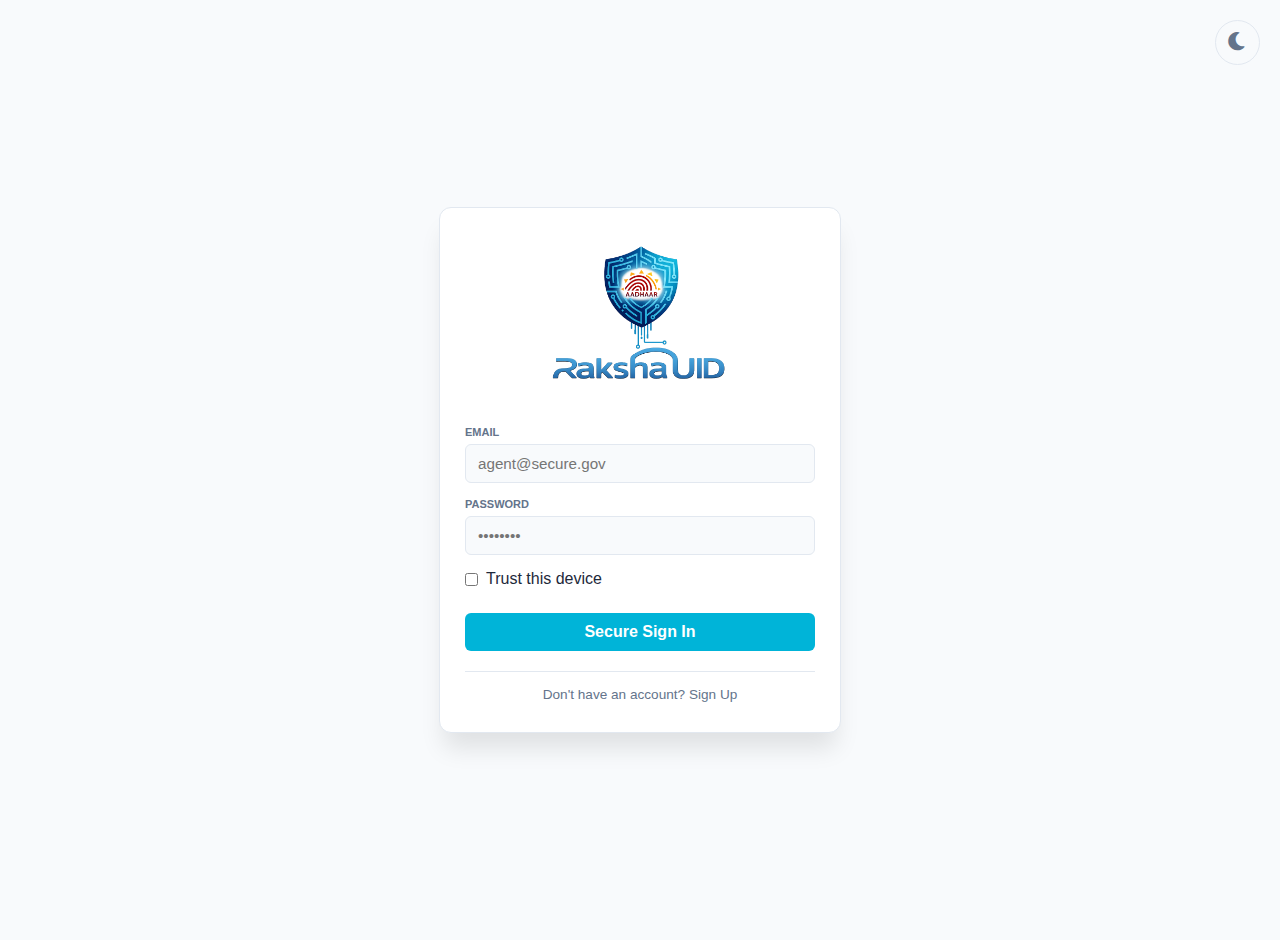
<file: templates/login.html>
<!DOCTYPE html>
<html lang="en">
<head>
    <meta charset="UTF-8">
    <meta name="viewport" content="width=device-width, initial-scale=1.0">
    <title>RakshaUID - Login</title>
    <link rel="stylesheet" href="/static/css/auth.css">
    <link rel="stylesheet" href="https://cdnjs.cloudflare.com/ajax/libs/font-awesome/6.0.0/css/all.min.css">
</head>
<body class="login-body">
    
    <div style="position: absolute; top: 20px; right: 20px;">
        <button id="theme-toggle" class="theme-toggle" title="Switch Theme">
            <i class="fas fa-moon"></i>
        </button>
    </div>

    <div class="login-card">
        <div class="header">
        <img src="/static/images/logo_main.png" alt="Secure Icon" class="auth-icon">
        <img src="/static/images/logo_banner.png" alt="RakshaUID" class="auth-banner">
    </div>

        <form id="login-form">
            <div class="input-group">
                <label for="email">Email</label>
                <input type="email" id="email" name="email" placeholder="agent@secure.gov" required>
            </div>
            <div class="input-group">
                <label for="password">Password</label>
                <input type="password" id="password" name="password" placeholder="••••••••" required>
            </div>
            
            <div style="text-align: left; margin-bottom: 20px; display: flex; align-items: center; gap: 8px;">
                <input type="checkbox" id="remember" name="remember" style="width: auto; margin: 0;">
                <label for="remember" style="margin: 0; cursor: pointer; text-transform: none;">Trust this device</label>
            </div>

            <button type="submit" class="btn-secure">Secure Sign In</button>
        </form>

        <div id="message" class="message hidden"></div>

        <div class="footer">
            <a href="/signup">Don't have an account? Sign Up</a>
        </div>
    </div>

    <script src="/static/js/script.js"></script>
</body>
</html>
</file>
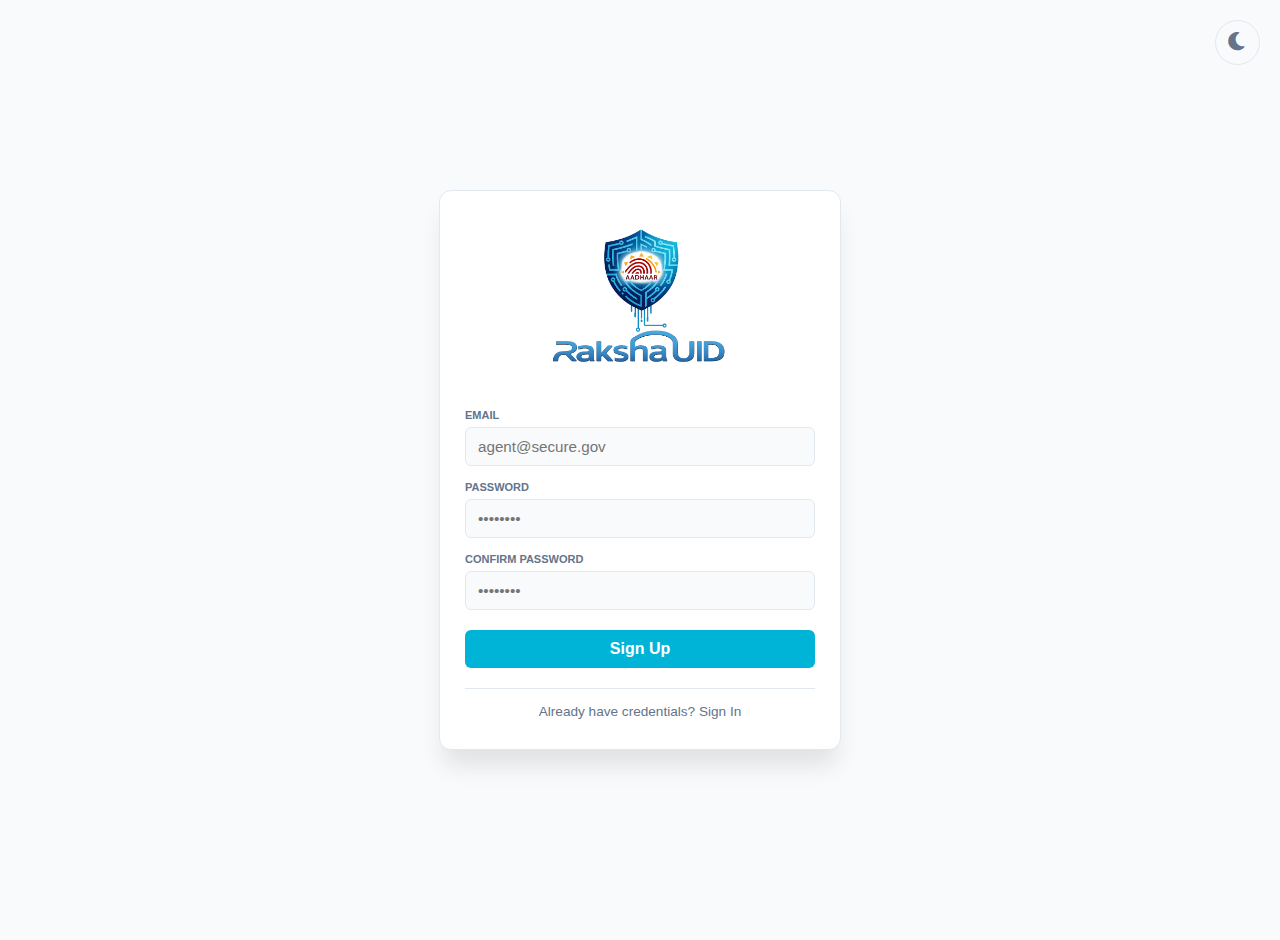
<file: templates/signup.html>
<!DOCTYPE html>
<html lang="en">
<head>
    <meta charset="UTF-8">
    <meta name="viewport" content="width=device-width, initial-scale=1.0">
    <title>RakshaUID - Register</title>
    <link rel="stylesheet" href="/static/css/auth.css">
    <link rel="stylesheet" href="https://cdnjs.cloudflare.com/ajax/libs/font-awesome/6.0.0/css/all.min.css">
</head>
<body class="login-body">

    <div style="position: absolute; top: 20px; right: 20px;">
        <button id="theme-toggle" class="theme-toggle" title="Switch Theme">
            <i class="fas fa-moon"></i>
        </button>
    </div>

    <div class="login-card">
        <div class="header">
    <img src="/static/images/logo_main.png" alt="Secure Icon" class="auth-icon">
    <img src="/static/images/logo_banner.png" alt="RakshaUID" class="auth-banner">
</div>

        <form id="signup-form">
            <div class="input-group">
                <label for="email">Email</label>
                <input type="email" id="email" name="email" placeholder="agent@secure.gov" required>
            </div>
            <div class="input-group">
                <label for="password">Password</label>
                <input type="password" id="password" name="password" placeholder="••••••••" required>
            </div>
            <div class="input-group">
                <label for="confirm_password">Confirm Password</label>
                <input type="password" id="confirm_password" name="confirm_password" placeholder="••••••••" required>
            </div>

            <button type="submit" class="btn-secure">Sign Up</button>
        </form>

        <div id="message" class="message hidden"></div>

        <div class="footer">
            <a href="/login">Already have credentials? Sign In</a>
        </div>
    </div>

    <script src="/static/js/script.js"></script>
</body>
</html>
</file>
<file: static/css/auth.css>
/* auth.css - ONLY FOR LOGIN & SIGNUP PAGES */

:root {
    /* --- COLORS --- */
    --primary: #023e8a;       
    --primary-hover: #00296b;
    --secondary: #00b4d8;     
    --bg-color: #f8fafc;      
    --card-bg: #ffffff;       
    --text-main: #1e293b;     
    --text-muted: #64748b;    
    --border-color: #e2e8f0;
    --error-bg: #fee2e2; 
    --error-text: #991b1b;
    --success-bg: #dcfce7; 
    --success-text: #166534;
}

[data-theme="dark"] {
    --primary: #48cae4;       
    --primary-hover: #90e0ef;
    --secondary: #0096c7;     
    --bg-color: #0f172a;      
    --card-bg: #1e293b;       
    --text-main: #f8fafc;     
    --text-muted: #94a3b8;    
    --border-color: #334155;
}

body {
    font-family: 'Inter', 'Segoe UI', sans-serif;
    margin: 0;
    padding: 0;
    background-color: var(--bg-color);
    color: var(--text-main);
}

/* --- LOGIN PAGE LAYOUT --- */
.login-body {
    min-height: 100vh;
    display: flex;
    justify-content: center;
    align-items: center;
    padding: 20px;
}

.login-card {
    background-color: var(--card-bg);
    padding: 30px 25px; 
    border-radius: 12px;
    width: 100%;
    max-width: 350px; 
    box-shadow: 0 20px 25px -5px rgba(0, 0, 0, 0.1);
    border: 1px solid var(--border-color);
    text-align: center;
    position: relative; 
    z-index: 10;
}

/* --- UPDATED HEADER FOR LOGO IMAGES --- */
.login-card .header {
    display: flex;
    flex-direction: column; 
    align-items: center;    
    gap: 0px;              
    margin-bottom: -10px;
}

/* 1. The Main Icon (Shield) */
.auth-icon {
    height: 135px;  
    width: auto;
    object-fit: contain;
     margin-top: -5px; 
    display: block;
}

/* 2. The Banner Text (RakshaUID)*/
.auth-banner {
    height: 135px;  
    width: auto;
    object-fit: contain;
    margin-top: -67px; 
    display: block;
}

/* 3. The Subtitle (IDENTITY DEFENSE SYSTEM) */
.login-card p {
    font-size: 0.75rem;
    letter-spacing: 1.5px;
    color: var(--text-muted);
    font-weight: 700;
    margin-top: 10px;
    text-transform: uppercase;
}

/* --- INPUTS --- */
.input-group { margin-bottom: 15px; text-align: left; }

.input-group label {
    font-size: 11px; 
    font-weight: 700; 
    color: var(--text-muted);
    text-transform: uppercase; 
    display: block;
    margin-bottom: 6px; 
}

.input-group input {
    width: 100%;
    padding: 10px 12px; 
    background-color: var(--bg-color);
    border: 1px solid var(--border-color);
    border-radius: 6px;
    color: var(--text-main);
    box-sizing: border-box;
    font-size: 0.95rem;
}

.input-group input:focus {
    outline: none;
    border-color: var(--secondary);
    box-shadow: 0 0 0 3px rgba(0, 180, 216, 0.1);
}

/* --- BUTTONS --- */
.btn-secure {
    width: 100%;
    padding: 10px 0; 
    background-color: var(--secondary); 
    color: white;
    border: none;
    border-radius: 6px;
    font-size: 1rem;
    font-weight: 600;
    cursor: pointer;
    transition: background-color 0.2s;
    margin-top: 5px;
}

.btn-secure:hover { background-color: var(--primary); }

.checkbox-group {
    display: flex; align-items: center; gap: 8px; margin: 10px 0 20px 0;
}
.checkbox-group label { font-size: 0.85rem; color: var(--text-muted); }

.footer { margin-top: 20px; padding-top: 15px; border-top: 1px solid var(--border-color); font-size: 0.85rem; }
.footer a { color: var(--text-muted); text-decoration: none; }
.footer a:hover { color: var(--secondary); }

/* --- MESSAGES --- */
.message { padding: 10px; border-radius: 6px; margin: 15px 0; font-size: 13px; display: none; }
.error { background: var(--error-bg); color: var(--error-text); border: 1px solid var(--error-text); display: block; }
.success { background: var(--success-bg); color: var(--success-text); border: 1px solid var(--success-text); display: block; }

/* --- THEME TOGGLE BUTTON --- */
.theme-toggle {
    background: transparent;
    border: 1px solid var(--border-color);
    color: var(--text-muted);
    width: 45px;
    height: 45px;
    border-radius: 50%;
    cursor: pointer;
    display: inline-flex;
    align-items: center;
    justify-content: center;
    transition: all 0.2s;
    font-size: 1.3rem;
}
.theme-toggle:hover {
    color: var(--primary);
    border-color: var(--primary);
    background-color: rgba(0, 180, 216, 0.1);
}
</file>
